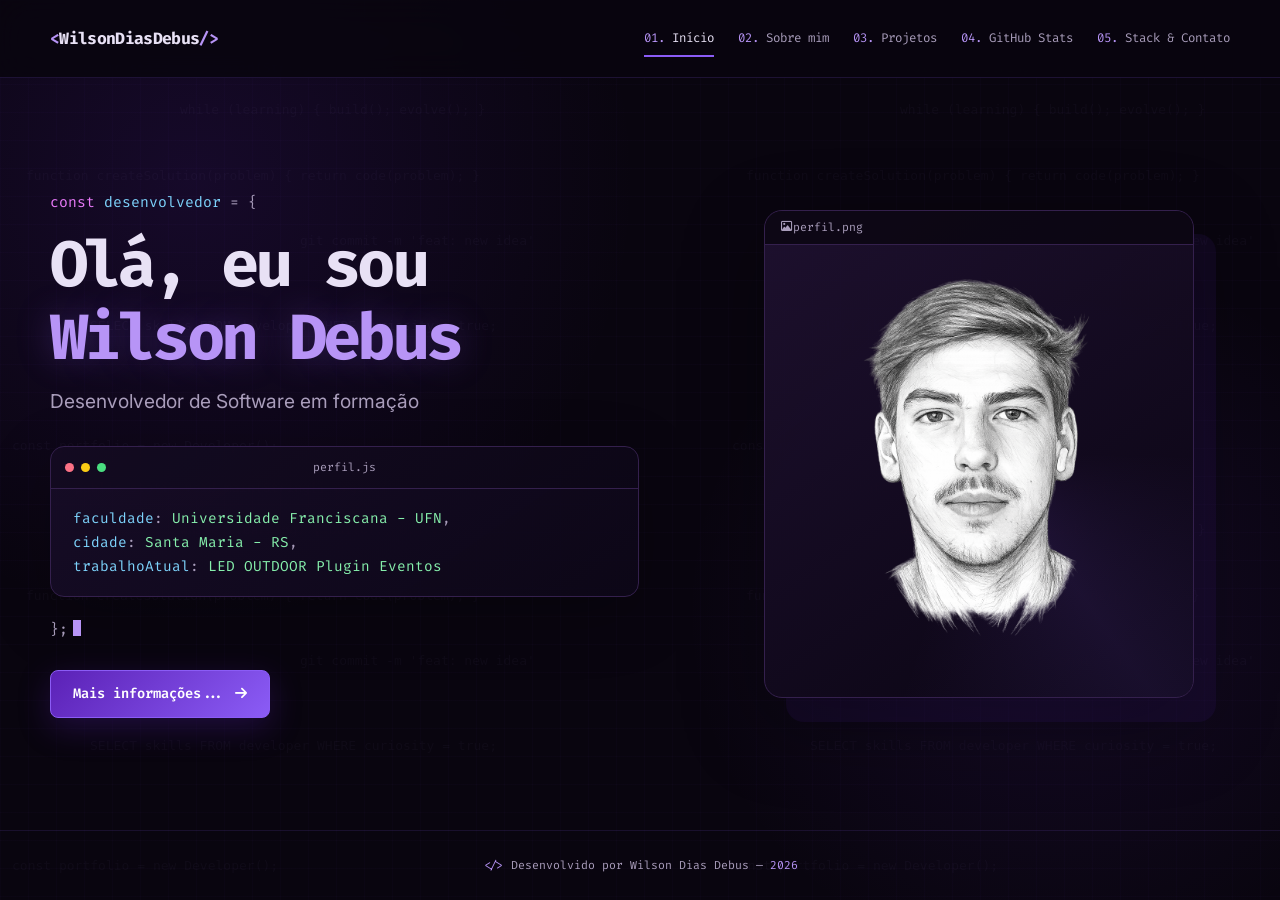
<file: index.html>
<!DOCTYPE html>
<html lang="pt-BR">
<head>
  <meta charset="UTF-8">
  <meta name="viewport" content="width=device-width, initial-scale=1.0">
  <meta name="description" content="Portfólio pessoal.">
  <title>Início | Wilson Debus</title>
  <link rel="preconnect" href="https://fonts.googleapis.com">
  <link rel="preconnect" href="https://fonts.gstatic.com" crossorigin>
  <link href="https://fonts.googleapis.com/css2?family=Fira+Code:wght@400;500;600;700&family=Inter:wght@400;500;600;700&display=swap" rel="stylesheet">
  <link rel="stylesheet" href="https://cdnjs.cloudflare.com/ajax/libs/font-awesome/6.7.2/css/all.min.css">
  <link rel="stylesheet" href="assets/css/style.css">
  <script src="assets/js/script.js" defer></script>
</head>
<body>
  <div class="background-code" aria-hidden="true"></div>

  <header class="site-header">
    <a class="logo" href="index.html" aria-label="Ir para o início">
      <span class="logo-bracket">&lt;</span>WilsonDiasDebus<span class="logo-bracket">/&gt;</span>
    </a>

    <button class="menu-toggle" type="button" aria-label="Abrir menu" aria-expanded="false">
      <i class="fa-solid fa-bars"></i>
    </button>

    <nav class="main-nav" aria-label="Navegação principal">
      <a class="nav-link active" href="index.html"><span>01.</span> Início</a>
      <a class="nav-link" href="sobre.html"><span>02.</span> Sobre mim</a>
      <a class="nav-link" href="projetos.html"><span>03.</span> Projetos</a>
      <a class="nav-link" href="github.html"><span>04.</span> GitHub Stats</a>
      <a class="nav-link" href="stack-contato.html"><span>05.</span> Stack & Contato</a>
    </nav>
  </header>

  <main class="home-page page-container">
    <section class="hero-section">
      <div class="hero-copy">
        <p class="code-line"><span class="keyword">const</span> <span class="variable">desenvolvedor</span> = {</p>
        <h1>Olá, eu sou <span>Wilson Debus</span></h1>
        <p class="hero-role">Desenvolvedor de Software em formação</p>

        <div class="personal-data code-window">
          <div class="window-bar">
            <div class="window-dots"><span></span><span></span><span></span></div>
            <p>perfil.js</p>
          </div>
          <div class="code-content">
            <p><span class="property">faculdade</span>: <span class="string">Universidade Franciscana - UFN</span>,</p>
            <p><span class="property">cidade</span>: <span class="string">Santa Maria - RS</span>,</p>
            <p><span class="property">trabalhoAtual</span>: <span class="string">LED OUTDOOR Plugin Eventos</span></p>
          </div>
        </div>

        <p class="code-line">};<span class="cursor" aria-hidden="true"></span></p>
        <a class="primary-button" href="sobre.html">Mais informações...<i class="fa-solid fa-arrow-right"></i></a>
      </div>

      <div class="hero-visual">
        <div class="profile-frame">
          <div class="editor-label"><i class="fa-regular fa-image"></i> perfil.png</div>
          <img src="assets/images/foto-portfolio.png" alt="Substitua esta imagem por uma foto pessoal em estilo desenho de lápis">
          <div class="image-overlay-code" aria-hidden="true">
          </div>
        </div>
      </div>
    </section>
  </main>

  <footer class="site-footer">
    <p><span>&lt;/&gt;</span> Desenvolvido por Wilson Dias Debus — <span id="current-year"></span></p>
  </footer>
</body>
</html>
</file>
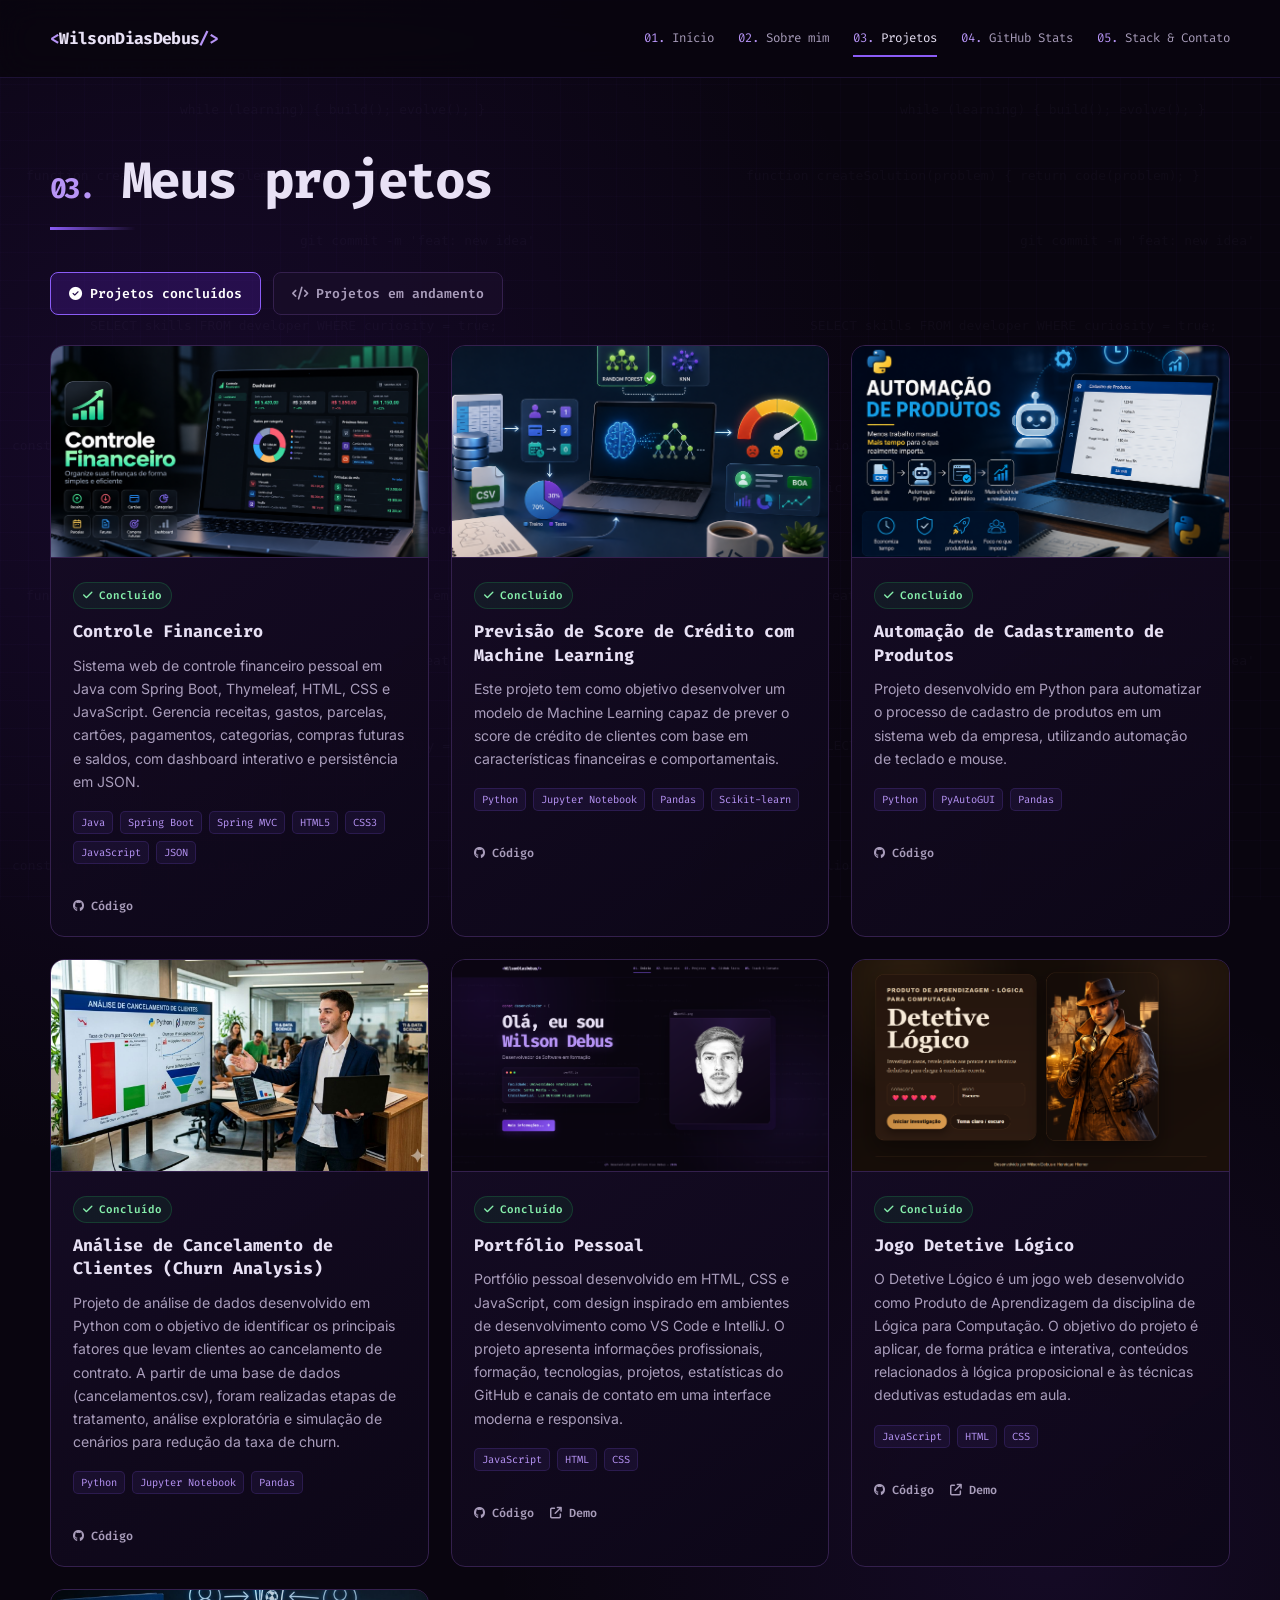
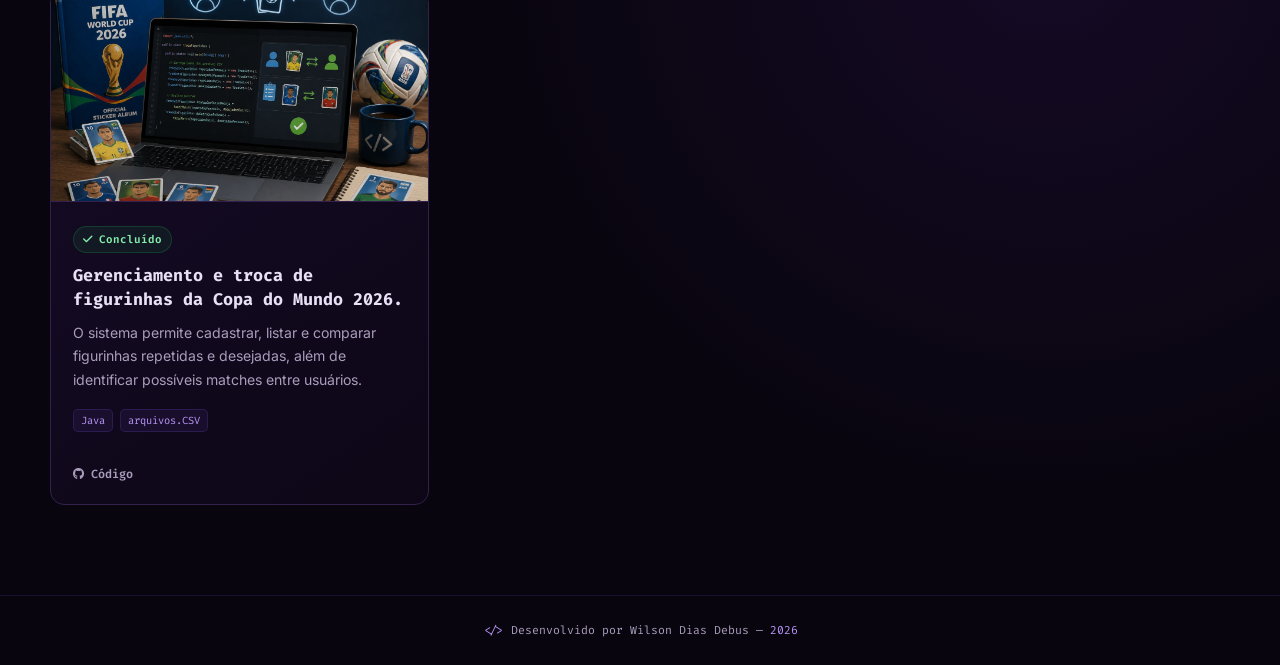
<file: projetos.html>
<!DOCTYPE html>
<html lang="pt-BR">
<head>
  <meta charset="UTF-8">
  <meta name="viewport" content="width=device-width, initial-scale=1.0">
  <meta name="description" content="Projetos concluídos e em desenvolvimento.">
  <title>Projetos | Wilson Debus</title>
  <link rel="preconnect" href="https://fonts.googleapis.com">
  <link rel="preconnect" href="https://fonts.gstatic.com" crossorigin>
  <link href="https://fonts.googleapis.com/css2?family=Fira+Code:wght@400;500;600;700&family=Inter:wght@400;500;600;700&display=swap" rel="stylesheet">
  <link rel="stylesheet" href="https://cdnjs.cloudflare.com/ajax/libs/font-awesome/6.7.2/css/all.min.css">
  <link rel="stylesheet" href="assets/css/style.css">
  <script src="assets/js/script.js" defer></script>
</head>
<body>
  <div class="background-code" aria-hidden="true"></div>
  <header class="site-header">
    <a class="logo" href="index.html"><span class="logo-bracket">&lt;</span>WilsonDiasDebus<span class="logo-bracket">/&gt;</span></a>
    <button class="menu-toggle" type="button" aria-label="Abrir menu" aria-expanded="false"><i class="fa-solid fa-bars"></i></button>
    <nav class="main-nav" aria-label="Navegação principal">
      <a class="nav-link" href="index.html"><span>01.</span> Início</a>
      <a class="nav-link" href="sobre.html"><span>02.</span> Sobre mim</a>
      <a class="nav-link active" href="projetos.html"><span>03.</span> Projetos</a>
      <a class="nav-link" href="github.html"><span>04.</span> GitHub Stats</a>
      <a class="nav-link" href="stack-contato.html"><span>05.</span> Stack & Contato</a>
    </nav>
  </header>

  <main class="page-container internal-page">
    <section class="section-heading">
      <h1><span>03.</span> Meus projetos</h1>
      <div class="heading-line"></div>
    </section>

    <div class="project-tabs" role="tablist" aria-label="Categorias de projetos">
      <button class="tab-button active" type="button" data-project-tab="concluidos" role="tab" aria-selected="true">
        <i class="fa-solid fa-circle-check"></i> Projetos concluídos
      </button>
      <button class="tab-button" type="button" data-project-tab="andamento" role="tab" aria-selected="false">
        <i class="fa-solid fa-code"></i> Projetos em andamento
      </button>
    </div>

    <section class="projects-grid tab-content active" id="concluidos" data-project-content="concluidos">

      <article class="project-card">
        <div class="project-image"><img src="assets/images/projetos/ControleFinanceiro.png" alt="Imagem do projeto"></div>
        <div class="project-body">
          <div class="project-status finished"><i class="fa-solid fa-check"></i> Concluído</div>
          <h2>Controle Financeiro</h2>
          <p>Sistema web de controle financeiro pessoal em Java com Spring Boot, Thymeleaf, HTML, CSS e JavaScript. Gerencia receitas, gastos, parcelas, cartões, pagamentos, categorias, compras futuras e saldos, com dashboard interativo e persistência em JSON.</p>
          <div class="project-tech"><span>Java</span><span>Spring Boot</span><span>Spring MVC</span><span>HTML5</span><span>CSS3</span><span>JavaScript</span><span>JSON</span></div>
          <div class="project-links">
            <a href="https://github.com/wilsondebus/controle-financeiro"><i class="fa-brands fa-github"></i> Código</a>
          </div>
        </div>
      </article>

      <article class="project-card">
        <div class="project-image"><img src="assets/images/projetos/ScoreCredito.png" alt="Imagem do projeto"></div>
        <div class="project-body">
          <div class="project-status finished"><i class="fa-solid fa-check"></i> Concluído</div>
          <h2>Previsão de Score de Crédito com Machine Learning</h2>
          <p>Este projeto tem como objetivo desenvolver um modelo de Machine Learning capaz de prever o score de crédito de clientes com base em características financeiras e comportamentais.</p>
          <div class="project-tech"><span>Python</span><span>Jupyter Notebook</span><span>Pandas</span><span>Scikit-learn</span></div>
          <div class="project-links">
            <a href="https://github.com/wilsondebus/Projeto-Previsao-IA" aria-label="Abrir repositório do projeto"><i class="fa-brands fa-github"></i> Código</a>
          </div>
        </div>
      </article>

      <article class="project-card">
        <div class="project-image"><img src="assets/images/projetos/ProjetoAutomacaoProdutos.png" alt="Imagem do projeto"></div>
        <div class="project-body">
          <div class="project-status finished"><i class="fa-solid fa-check"></i> Concluído</div>
          <h2>Automação de Cadastramento de Produtos</h2>
          <p>Projeto desenvolvido em Python para automatizar o processo de cadastro de produtos em um sistema web da empresa, utilizando automação de teclado e mouse.</p>
          <div class="project-tech"><span>Python</span><span>PyAutoGUI</span><span>Pandas</span></div>
          <div class="project-links">
            <a href="https://github.com/wilsondebus/Automacao-Cadastramento-Produtos"><i class="fa-brands fa-github"></i> Código</a>
          </div>
        </div>
      </article>

      <article class="project-card">
        <div class="project-image"><img src="assets/images/projetos/CancelamentosClientes.jpg" alt="Imagem do projeto"></div>
        <div class="project-body">
          <div class="project-status finished"><i class="fa-solid fa-check"></i> Concluído</div>
          <h2>Análise de Cancelamento de Clientes (Churn Analysis)</h2>
          <p>Projeto de análise de dados desenvolvido em Python com o objetivo de identificar os principais fatores que levam clientes ao cancelamento de contrato.
            A partir de uma base de dados (cancelamentos.csv), foram realizadas etapas de tratamento, análise exploratória e simulação de cenários para redução da taxa de churn.</p>
          <div class="project-tech"><span>Python</span><span>Jupyter Notebook</span><span>Pandas</span></div>
          <div class="project-links">
            <a href="https://github.com/wilsondebus/Analise-de-Dados"><i class="fa-brands fa-github"></i> Código</a>
          </div>
        </div>
      </article>

      <article class="project-card">
        <div class="project-image"><img src="assets/images/projetos/Portfolio.png" alt="Imagem do projeto"></div>
        <div class="project-body">
          <div class="project-status finished"><i class="fa-solid fa-check"></i> Concluído</div>
          <h2>Portfólio Pessoal</h2>
          <p>Portfólio pessoal desenvolvido em HTML, CSS e JavaScript, com design inspirado em ambientes de desenvolvimento como VS Code e IntelliJ. O projeto apresenta informações profissionais, formação, tecnologias, projetos, estatísticas do GitHub e canais de contato em uma interface moderna e responsiva.</p>
          <div class="project-tech"><span>JavaScript</span><span>HTML</span><span>CSS</span></div>
          <div class="project-links">
            <a href="https://github.com/wilsondebus/Portfolio"><i class="fa-brands fa-github"></i> Código</a>
            <a href="https://wilsondebus.github.io/Portfolio/"><i class="fa-solid fa-arrow-up-right-from-square"></i> Demo</a>
          </div>
        </div>
      </article>

      <article class="project-card">
        <div class="project-image"><img src="assets/images/projetos/JogoDetetive.png" alt="Imagem do projeto"></div>
        <div class="project-body">
          <div class="project-status finished"><i class="fa-solid fa-check"></i> Concluído</div>
          <h2>Jogo Detetive Lógico</h2>
          <p>O Detetive Lógico é um jogo web desenvolvido como Produto de Aprendizagem da disciplina de Lógica para Computação. O objetivo do projeto é aplicar, de forma prática e interativa, conteúdos relacionados à lógica proposicional e às técnicas dedutivas estudadas em aula.</p>
          <div class="project-tech"><span>JavaScript</span><span>HTML</span><span>CSS</span></div>
          <div class="project-links">
            <a href="https://github.com/wilsondebus/Jogo-Detetive-TecnicasDeducao"><i class="fa-brands fa-github"></i> Código</a>
            <a href="https://wilsondebus.github.io/Jogo-Detetive-TecnicasDeducao/"><i class="fa-solid fa-arrow-up-right-from-square"></i> Demo</a>
          </div>
        </div>
      </article>

        <article class="project-card">
        <div class="project-image"><img src="assets/images/projetos/Figurinhas.jpg" alt="Imagem do projeto"></div>
        <div class="project-body">
          <div class="project-status finished"><i class="fa-solid fa-check"></i> Concluído</div>
          <h2>Gerenciamento e troca de figurinhas da Copa do Mundo 2026.</h2>
          <p>O sistema permite cadastrar, listar e comparar figurinhas repetidas e desejadas, além de identificar possíveis matches entre usuários.</p>
          <div class="project-tech"><span>Java</span><span>arquivos.CSV</span></div>
          <div class="project-links">
            <a href="https://github.com/wilsondebus/Estrutura-De-Dados/tree/main/Aula%2014/Troca%20de%20Figurinhas"><i class="fa-brands fa-github"></i> Código</a>
          </div>
        </div>
      </article>
    </section>

    <section class="projects-grid tab-content" id="andamento" data-project-content="andamento" hidden>

      <article class="project-card">
        <div class="project-image"><img src="assets/images/projetos/PlataformaHorariosEsportivos.png" alt="Imagem do projeto em andamento"></div>
        <div class="project-body">
          <div class="project-status building"><i class="fa-solid fa-spinner"></i> Em desenvolvimento</div>
          <h2>Sistema de gerenciamento de horários esportivos</h2>
          <p>Plataforma web para conectar jogadores de futebol a partidas com vagas disponíveis. Permite criar e buscar jogos de futsal, society e campo, escolher posições, visualizar a formação dos times em uma quadra interativa, gerenciar solicitações de entrada e encontrar adversários para horários já reservados.</p>
          <div class="project-tech"><span>Java</span><span>Spring Boot</span><span>PostgreeSQL</span><span>HTML</span><span>CSS</span></div>
          <div class="project-progress" aria-label="Progresso estimado do projeto">
            <div class="progress-label"><span>Progresso</span><span>[10%]</span></div>
            <div class="progress-track"><span style="width: 10%"></span></div>
          </div>
          <div class="project-links"><a href="https://github.com/wilsondebus/gerenciamento-horarios-esportivos"><i class="fa-brands fa-github"></i> Repositório</a></div>
        </div>
      </article>

      <article class="project-card">
        <div class="project-image"><img src="assets/images/projetos/projetosAndamento.png" alt="Imagem do projeto em andamento"></div>
        <div class="project-body">
          <div class="project-status building"><i class="fa-solid fa-spinner"></i> Em desenvolvimento</div>
          <h2>Sistema para LED OUTDOOR Plugin Eventos</h2>
          <p>Projeto em desenvolvimento para gerenciar as operações da Plugin Eventos, reunindo controle de estoque, vendas, locações, clientes, fornecedores e movimentações de equipamentos. O sistema também permitirá acompanhar a saída e a devolução dos itens utilizados em eventos, facilitando a conferência dos equipamentos e a organização das atividades da empresa.</p>
          <div class="project-tech"><span>Java</span><span>Spring Boot</span><span>PostgreeSQL</span><span>HTML</span><span>CSS</span></div>
          <div class="project-progress" aria-label="Progresso estimado do projeto">
            <div class="progress-label"><span>Progresso</span><span>[20%]</span></div>
            <div class="progress-track"><span style="width: 20%"></span></div>
          </div>
          <div class="project-links"><a href="https://github.com/wilsondebus/Led-Outdoor-Plugin-Eventos"><i class="fa-brands fa-github"></i> Repositório</a></div>
        </div>
      </article>

      <article class="project-card">
        <div class="project-image"><img src="assets/images/projetos/projetosAndamento.png" alt="Imagem do projeto em andamento"></div>
        <div class="project-body">
          <div class="project-status building"><i class="fa-solid fa-spinner"></i> Em desenvolvimento</div>
          <h2>Front-End do Sistema Gerenciador de Figurinhas</h2>
          <p>Integrar o Sistema Gerenciador de figurinhas da Copa de 2026 com um front-end</p>
          <div class="project-tech"><span>JavaScript</span><span>HTML</span><span>CSS</span></div>
          <div class="project-progress">
            <div class="progress-label"><span>Progresso</span><span>[05%]</span></div>
            <div class="progress-track"><span style="width: 05%"></span></div>
          </div>
          <div class="project-links"><a href="#"><i class="fa-brands fa-github"></i> Repositório</a></div>
        </div>
      </article>
    </section>
  </main>

  <footer class="site-footer"><p><span>&lt;/&gt;</span> Desenvolvido por Wilson Dias Debus — <span id="current-year"></span></p></footer>
</body>
</html>
</file>
<file: assets/css/style.css>
:root {
  --background: #09050f;
  --background-alt: #0d0718;
  --surface: rgba(24, 13, 40, 0.88);
  --surface-strong: #180d28;
  --border: #34204d;
  --border-hover: #7c3aed;
  --primary: #8b5cf6;
  --primary-light: #b794f6;
  --primary-dark: #5b21b6;
  --pink: #e879f9;
  --blue: #7dd3fc;
  --green: #86efac;
  --yellow: #fde68a;
  --text: #e8e1f5;
  --text-muted: #a99dbb;
  --danger: #fb7185;
  --max-width: 1180px;
  --header-height: 78px;
  --font-code: "Fira Code", monospace;
  --font-body: "Inter", sans-serif;
}

* { margin: 0; padding: 0; box-sizing: border-box; }
html { scroll-behavior: smooth; }
body {
  min-height: 100vh;
  background:
    radial-gradient(circle at 15% 20%, rgba(91, 33, 182, 0.16), transparent 34%),
    radial-gradient(circle at 82% 68%, rgba(124, 58, 237, 0.10), transparent 30%),
    var(--background);
  color: var(--text);
  font-family: var(--font-body);
  line-height: 1.65;
  overflow-x: hidden;
}
body::before {
  content: "";
  position: fixed;
  inset: 0;
  z-index: -2;
  background-image:
    linear-gradient(rgba(139, 92, 246, 0.025) 1px, transparent 1px),
    linear-gradient(90deg, rgba(139, 92, 246, 0.025) 1px, transparent 1px);
  background-size: 28px 28px;
}
.background-code {
  position: fixed;
  inset: 0;
  z-index: -1;
  opacity: 0.035;
  pointer-events: none;
  background-image: url("data:image/svg+xml,%3Csvg xmlns='http://www.w3.org/2000/svg' width='720' height='420' viewBox='0 0 720 420'%3E%3Ctext x='12' y='30' fill='%23c4b5fd' font-family='monospace' font-size='13'%3Econst portfolio = new Developer();%3C/text%3E%3Ctext x='75' y='72' fill='%23c4b5fd' font-family='monospace' font-size='13'%3Epublic static void main(String[] args) %7B%3C/text%3E%3Ctext x='180' y='114' fill='%23c4b5fd' font-family='monospace' font-size='13'%3Ewhile (learning) %7B build(); evolve(); %7D%3C/text%3E%3Ctext x='26' y='180' fill='%23c4b5fd' font-family='monospace' font-size='13'%3Efunction createSolution(problem) %7B return code(problem); %7D%3C/text%3E%3Ctext x='300' y='245' fill='%23c4b5fd' font-family='monospace' font-size='13'%3Egit commit -m 'feat: new idea'%3C/text%3E%3Ctext x='90' y='330' fill='%23c4b5fd' font-family='monospace' font-size='13'%3ESELECT skills FROM developer WHERE curiosity = true;%3C/text%3E%3C/svg%3E");
  background-repeat: repeat;
}
a { color: inherit; }
img { display: block; max-width: 100%; }
button { font: inherit; }
code { color: var(--pink); font-family: var(--font-code); }

.site-header {
  width: 100%;
  height: var(--header-height);
  padding: 0 max(24px, calc((100vw - var(--max-width)) / 2));
  display: flex;
  align-items: center;
  justify-content: space-between;
  position: sticky;
  top: 0;
  z-index: 50;
  background: rgba(9, 5, 15, 0.86);
  backdrop-filter: blur(16px);
  border-bottom: 1px solid rgba(139, 92, 246, 0.16);
}
.logo {
  font-family: var(--font-code);
  color: var(--text);
  font-size: 1.03rem;
  font-weight: 700;
  text-decoration: none;
  letter-spacing: -0.04em;
}
.logo-bracket { color: var(--primary-light); }
.main-nav { display: flex; align-items: center; gap: 24px; }
.nav-link {
  font-family: var(--font-code);
  font-size: 0.78rem;
  color: var(--text-muted);
  text-decoration: none;
  padding: 12px 0;
  position: relative;
  transition: color 0.25s ease;
}
.nav-link span { color: var(--primary-light); }
.nav-link::after {
  content: "";
  position: absolute;
  left: 0;
  bottom: 4px;
  width: 0;
  height: 2px;
  background: var(--primary);
  transition: width 0.25s ease;
}
.nav-link:hover, .nav-link.active { color: var(--text); }
.nav-link:hover::after, .nav-link.active::after { width: 100%; }
.menu-toggle {
  display: none;
  width: 42px;
  height: 42px;
  border: 1px solid var(--border);
  border-radius: 8px;
  background: var(--surface);
  color: var(--primary-light);
  cursor: pointer;
}

.page-container { width: min(calc(100% - 48px), var(--max-width)); margin: 0 auto; }
.home-page { min-height: calc(100vh - var(--header-height) - 70px); display: flex; align-items: center; }
.hero-section {
  width: 100%;
  display: grid;
  grid-template-columns: minmax(0, 1.08fr) minmax(320px, 0.92fr);
  align-items: center;
  gap: clamp(44px, 7vw, 96px);
  padding: 72px 0;
}
.hero-copy h1 {
  font-family: var(--font-code);
  font-size: clamp(2.15rem, 5vw, 4.55rem);
  line-height: 1.14;
  letter-spacing: -0.06em;
  margin: 14px 0 12px;
}
.hero-copy h1 span {
  color: var(--primary-light);
  text-shadow: 0 0 35px rgba(139, 92, 246, 0.28);
}
.hero-role { color: var(--text-muted); font-size: clamp(1rem, 2vw, 1.2rem); margin-bottom: 28px; }
.code-line, .code-content, .comment, .helper-text, .section-heading > p, .subsection-title { font-family: var(--font-code); }
.code-line { color: var(--text-muted); font-size: 0.92rem; }
.keyword { color: var(--pink); }
.variable, .class-name { color: var(--blue); }
.property { color: var(--blue); }
.string { color: var(--green); }
.comment { color: #7d718c; font-size: 0.85rem; }
.cursor { display: inline-block; width: 8px; height: 1.1em; background: var(--primary-light); margin-left: 5px; vertical-align: -2px; animation: blink 1s step-end infinite; }
@keyframes blink { 50% { opacity: 0; } }

.code-window, .content-panel, .stat-card {
  background: linear-gradient(145deg, rgba(24, 13, 40, 0.92), rgba(13, 7, 24, 0.94));
  border: 1px solid var(--border);
  border-radius: 14px;
  box-shadow: 0 18px 65px rgba(0, 0, 0, 0.22);
}
.personal-data { margin: 26px 0 20px; overflow: hidden; }
.window-bar {
  min-height: 42px;
  padding: 0 14px;
  display: flex;
  align-items: center;
  justify-content: center;
  border-bottom: 1px solid var(--border);
  position: relative;
  background: rgba(0, 0, 0, 0.13);
}
.window-bar p { color: var(--text-muted); font: 0.72rem var(--font-code); }
.window-dots { position: absolute; left: 14px; display: flex; gap: 7px; }
.window-dots span { width: 9px; height: 9px; border-radius: 50%; background: #fb7185; }
.window-dots span:nth-child(2) { background: #facc15; }
.window-dots span:nth-child(3) { background: #4ade80; }
.code-content { padding: 18px 22px; color: var(--text-muted); font-size: clamp(0.75rem, 1.6vw, 0.9rem); overflow-x: auto; }
.code-content p { white-space: nowrap; }

.primary-button, .resume-button {
  min-height: 48px;
  display: inline-flex;
  align-items: center;
  justify-content: center;
  gap: 10px;
  margin-top: 28px;
  padding: 0 22px;
  border: 1px solid var(--primary);
  border-radius: 8px;
  background: linear-gradient(135deg, var(--primary-dark), var(--primary));
  color: white;
  font-family: var(--font-code);
  font-weight: 600;
  font-size: 0.86rem;
  text-decoration: none;
  box-shadow: 0 10px 32px rgba(91, 33, 182, 0.28);
  transition: transform 0.25s ease, box-shadow 0.25s ease, filter 0.25s ease;
}
.primary-button:hover, .resume-button:hover { transform: translateY(-3px); filter: brightness(1.1); box-shadow: 0 14px 40px rgba(124, 58, 237, 0.38); }

.hero-visual { display: flex; justify-content: center; }
.profile-frame {
  width: min(100%, 430px);
  aspect-ratio: 0.88;
  position: relative;
  padding: 34px 16px 16px;
  border: 1px solid var(--border);
  border-radius: 18px;
  background: linear-gradient(145deg, rgba(31, 17, 49, 0.94), rgba(10, 5, 17, 0.96));
  box-shadow: 22px 24px 0 rgba(91, 33, 182, 0.09), 0 26px 80px rgba(0, 0, 0, 0.34);
  overflow: hidden;
}
.profile-frame::before {
  content: "";
  position: absolute;
  inset: -40%;
  background: conic-gradient(from 90deg, transparent, rgba(139, 92, 246, 0.11), transparent 30%);
  animation: rotateGlow 11s linear infinite;
}
@keyframes rotateGlow { to { transform: rotate(360deg); } }
.editor-label {
  position: absolute;
  z-index: 3;
  top: 0;
  left: 0;
  right: 0;
  height: 34px;
  display: flex;
  align-items: center;
  padding-left: 16px;
  color: var(--text-muted);
  background: rgba(10, 5, 17, 0.82);
  border-bottom: 1px solid var(--border);
  font: 0.72rem var(--font-code);
}
.profile-frame img { width: 100%; height: 100%; object-fit: cover; border-radius: 10px; position: relative; z-index: 1; filter: grayscale(0.7) contrast(1.06); }
.image-overlay-code {
  position: absolute;
  z-index: 2;
  left: 34px;
  right: 26px;
  bottom: 32px;
  display: flex;
  flex-direction: column;
  color: rgba(232, 225, 245, 0.54);
  font: clamp(0.56rem, 1.4vw, 0.72rem)/1.8 var(--font-code);
  text-shadow: 0 1px 8px black;
}

.internal-page { min-height: calc(100vh - var(--header-height) - 70px); padding: 72px 0 90px; }
.section-heading { margin-bottom: 42px; }
.section-heading > p { color: var(--text-muted); font-size: 0.82rem; margin-bottom: 8px; }
.section-heading h1 { font: 700 clamp(2rem, 4vw, 3.3rem)/1.2 var(--font-code); letter-spacing: -0.05em; }
.section-heading h1 span { color: var(--primary-light); font-size: 0.55em; }
.heading-line { width: 86px; height: 3px; margin-top: 16px; background: linear-gradient(90deg, var(--primary), transparent); }

.about-grid { display: grid; grid-template-columns: minmax(0, 1.15fr) minmax(300px, 0.85fr); gap: 28px; align-items: start; }
.content-panel { padding: clamp(24px, 4vw, 38px); }
.content-panel h2 { font: 700 1.35rem var(--font-code); margin: 10px 0 18px; }
.about-text > p:not(.comment):not(.helper-text) { color: var(--text-muted); margin-bottom: 16px; text-align: justify; line-height: 1.7; }
.resume-button { background: linear-gradient(135deg, #6d28d9, #8b5cf6); }
.helper-text { margin-top: 12px; color: var(--text-muted); font-size: 0.73rem; }
.timeline-panel h2 i { color: var(--primary-light); }
.timeline { margin-top: 24px; padding-left: 22px; border-left: 1px solid var(--border); }
.timeline-item { position: relative; padding: 0 0 30px 18px; }
.timeline-item:last-child { padding-bottom: 0; }
.timeline-marker { position: absolute; left: -28px; top: 5px; width: 11px; height: 11px; border-radius: 50%; background: var(--primary); box-shadow: 0 0 0 5px rgba(139, 92, 246, 0.12); }
.timeline-date { color: var(--primary-light); font: 0.72rem var(--font-code); }
.timeline-item h3 { font: 600 0.98rem var(--font-code); margin: 5px 0; }
.timeline-item > p:last-child { color: var(--text-muted); font-size: 0.88rem; }

.project-tabs { display: flex; gap: 12px; margin-bottom: 30px; flex-wrap: wrap; }
.tab-button {
  padding: 12px 18px;
  border: 1px solid var(--border);
  border-radius: 8px;
  background: var(--surface);
  color: var(--text-muted);
  font: 600 0.82rem var(--font-code);
  cursor: pointer;
  transition: 0.25s ease;
}
.tab-button:hover, .tab-button.active { color: white; border-color: var(--primary); background: rgba(91, 33, 182, 0.28); }
.projects-grid { display: grid; grid-template-columns: repeat(3, minmax(0, 1fr)); gap: 22px; }
.tab-content[hidden] { display: none; }
.project-card {
  min-width: 0;
  border: 1px solid var(--border);
  border-radius: 14px;
  background: linear-gradient(145deg, rgba(24, 13, 40, 0.92), rgba(13, 7, 24, 0.95));
  overflow: hidden;
  transition: transform 0.28s ease, border-color 0.28s ease, box-shadow 0.28s ease;
}
.project-card:hover { transform: translateY(-7px); border-color: var(--border-hover); box-shadow: 0 18px 50px rgba(0, 0, 0, 0.28); }
.project-image { aspect-ratio: 16 / 9; overflow: hidden; border-bottom: 1px solid var(--border); background: #10081c; }
.project-image img { width: 100%; height: 100%; object-fit: cover; transition: transform 0.4s ease; }
.project-card:hover .project-image img { transform: scale(1.035); }
.project-body { padding: 22px; }
.project-body h2 { font: 700 1.05rem/1.4 var(--font-code); margin: 11px 0 10px; }
.project-body > p { color: var(--text-muted); font-size: 0.88rem; min-height: 70px; }
.project-status { display: inline-flex; align-items: center; gap: 6px; font: 600 0.68rem var(--font-code); border-radius: 999px; padding: 5px 9px; }
.project-status.finished { color: var(--green); background: rgba(34, 197, 94, 0.08); border: 1px solid rgba(34, 197, 94, 0.2); }
.project-status.building { color: var(--yellow); background: rgba(250, 204, 21, 0.07); border: 1px solid rgba(250, 204, 21, 0.18); }
.project-tech { display: flex; flex-wrap: wrap; gap: 7px; margin: 18px 0; }
.project-tech span { color: var(--primary-light); background: rgba(139, 92, 246, 0.08); border: 1px solid rgba(139, 92, 246, 0.17); border-radius: 5px; padding: 4px 7px; font: 0.65rem var(--font-code); }
.project-links { display: flex; align-items: center; gap: 16px; border-top: none solid var(--border); padding-top: 16px; }
.project-links a { color: var(--text-muted); font: 600 0.74rem var(--font-code); text-decoration: none; transition: color 0.2s; }
.project-links a:hover { color: var(--primary-light); }
.project-progress { margin: 18px 0; }
.progress-label { display: flex; justify-content: space-between; color: var(--text-muted); font: 0.68rem var(--font-code); margin-bottom: 7px; }
.progress-track { height: 6px; overflow: hidden; border-radius: 99px; background: #0a0511; }
.progress-track span { display: block; height: 100%; border-radius: inherit; background: linear-gradient(90deg, var(--primary-dark), var(--primary-light)); }

.github-intro { display: flex; justify-content: space-between; align-items: center; gap: 24px; margin-bottom: 26px; }
.github-intro h2 { margin-top: 8px; }
.github-intro p:not(.comment) { color: var(--text-muted); max-width: 700px; }
.github-intro .primary-button { margin-top: 0; flex-shrink: 0; }
.stats-grid { display: grid; grid-template-columns: repeat(2, minmax(0, 1fr)); gap: 24px; }
.stat-card { padding: 22px; overflow: hidden; }
.stat-card h2, .contributions-panel h2 { font: 600 1rem var(--font-code); margin-bottom: 20px; }
.stat-card h2 i, .contributions-panel h2 i { color: var(--primary-light); }
.stat-card img { width: 100%; min-height: 180px; object-fit: contain; }
.contributions-panel { margin-top: 24px; margin-bottom: 24px; }
.contribution-scroll { overflow-x: auto; padding: 8px 0; }
.contribution-scroll img { width: 100%; min-width: 720px; filter: brightness(0.95); }

.stack-section { margin-bottom: 62px; }
.subsection-title { color: var(--text-muted); margin-bottom: 24px; }
.subsection-title h2 { color: var(--text); font: 700 clamp(1.35rem, 3vw, 2rem) var(--font-code); margin-left: 26px; }
.stack-grid { display: grid; grid-template-columns: repeat(6, minmax(0, 1fr)); gap: 14px; }
.tech-card {
  min-height: 132px;
  display: flex;
  flex-direction: column;
  align-items: center;
  justify-content: center;
  gap: 12px;
  border: 1px solid var(--border);
  border-radius: 12px;
  background: linear-gradient(145deg, rgba(24, 13, 40, 0.82), rgba(13, 7, 24, 0.9));
  transition: transform 0.25s ease, border-color 0.25s ease, background 0.25s ease;
}
.tech-card:hover { transform: translateY(-5px); border-color: var(--primary); background: rgba(91, 33, 182, 0.16); }
.tech-card i { font-size: 2.5rem; color: var(--primary-light); }
.tech-card span { font: 600 0.75rem var(--font-code); color: var(--text-muted); }
.contact-section { display: grid; grid-template-columns: 0.7fr 1.3fr; gap: 36px; align-items: start; }
.contact-copy > p:not(.comment) { color: var(--text-muted); }
.contact-grid { display: grid; grid-template-columns: repeat(2, minmax(0, 1fr)); gap: 12px; }
.contact-card {
  min-width: 0;
  display: flex;
  align-items: center;
  gap: 14px;
  padding: 16px;
  border: 1px solid var(--border);
  border-radius: 9px;
  text-decoration: none;
  background: rgba(9, 5, 15, 0.36);
  transition: transform 0.23s ease, border-color 0.23s ease, background 0.23s ease;
}
.contact-card:hover { transform: translateX(4px); border-color: var(--primary); background: rgba(91, 33, 182, 0.10); }
.contact-card > i { width: 28px; font-size: 1.35rem; color: var(--primary-light); text-align: center; }
.contact-card span { min-width: 0; display: flex; flex-direction: column; }
.contact-card strong { font: 600 0.8rem var(--font-code); }
.contact-card small { color: var(--text-muted); white-space: nowrap; overflow: hidden; text-overflow: ellipsis; }

.site-footer {
  min-height: 70px;
  display: flex;
  align-items: center;
  justify-content: center;
  padding: 18px 24px;
  border-top: 1px solid rgba(139, 92, 246, 0.13);
  color: var(--text-muted);
  font: 0.72rem var(--font-code);
  text-align: center;
}
.site-footer span { color: var(--primary-light); }

@media (max-width: 1050px) {
  .main-nav { gap: 15px; }
  .nav-link { font-size: 0.7rem; }
  .projects-grid { grid-template-columns: repeat(2, minmax(0, 1fr)); }
  .stack-grid { grid-template-columns: repeat(4, minmax(0, 1fr)); }
}

@media (max-width: 820px) {
  :root { --header-height: 68px; }
  .site-header { padding-inline: 24px; }
  .menu-toggle { display: inline-grid; place-items: center; }
  .main-nav {
    position: absolute;
    top: calc(100% + 1px);
    left: 16px;
    right: 16px;
    display: none;
    flex-direction: column;
    align-items: stretch;
    gap: 0;
    padding: 12px;
    border: 1px solid var(--border);
    border-radius: 12px;
    background: rgba(13, 7, 24, 0.98);
    box-shadow: 0 20px 55px rgba(0, 0, 0, 0.38);
  }
  .main-nav.open { display: flex; }
  .nav-link { padding: 12px; font-size: 0.79rem; }
  .nav-link::after { display: none; }
  .nav-link.active { background: rgba(91, 33, 182, 0.14); border-radius: 7px; }
  .hero-section { grid-template-columns: 1fr; padding: 50px 0 70px; }
  .hero-copy { order: 2; }
  .hero-visual { order: 1; }
  .profile-frame { width: min(100%, 390px); }
  .about-grid, .contact-section { grid-template-columns: 1fr; }
  .stats-grid { grid-template-columns: 1fr; }
  .github-intro { align-items: flex-start; flex-direction: column; }
  .stack-grid { grid-template-columns: repeat(3, minmax(0, 1fr)); }
}

@media (max-width: 590px) {
  .page-container { width: min(calc(100% - 30px), var(--max-width)); }
  .internal-page { padding-top: 50px; }
  .hero-copy h1 { font-size: clamp(2rem, 12vw, 3.25rem); }
  .code-content { padding-inline: 14px; }
  .projects-grid { grid-template-columns: 1fr; }
  .project-tabs { flex-direction: column; }
  .tab-button { width: 100%; }
  .stack-grid { grid-template-columns: repeat(2, minmax(0, 1fr)); }
  .contact-grid { grid-template-columns: 1fr; }
  .content-panel { padding: 22px; }
  .profile-frame { aspect-ratio: 0.92; }
}

@media (prefers-reduced-motion: reduce) {
  *, *::before, *::after { scroll-behavior: auto !important; animation-duration: 0.01ms !important; animation-iteration-count: 1 !important; transition-duration: 0.01ms !important; }
}

/* Página Sobre mim — navegação interna */
.about-tabs { width: 100%; }
.about-tab-list {
  display: flex;
  gap: 12px;
  margin-bottom: 26px;
  padding: 8px;
  border: 1px solid var(--border);
  border-radius: 14px;
  background: rgba(15, 8, 26, 0.82);
  width: fit-content;
  max-width: 100%;
}
.about-tab-button {
  display: inline-flex;
  align-items: center;
  justify-content: center;
  gap: 9px;
  min-height: 44px;
  padding: 11px 18px;
  border: 1px solid transparent;
  border-radius: 9px;
  background: transparent;
  color: var(--text-muted);
  font: 600 0.8rem var(--font-code);
  cursor: pointer;
  transition: 0.25s ease;
}
.about-tab-button:hover { color: white; background: rgba(139, 92, 246, 0.08); }
.about-tab-button.active {
  color: white;
  border-color: rgba(139, 92, 246, 0.45);
  background: linear-gradient(135deg, rgba(91, 33, 182, 0.42), rgba(139, 92, 246, 0.16));
  box-shadow: 0 8px 24px rgba(0, 0, 0, 0.2);
}
.about-tab-button i { color: var(--primary-light); }
.about-tab-content[hidden] { display: none; }
.about-tab-content { animation: aboutFade 0.28s ease; }
@keyframes aboutFade { from { opacity: 0; transform: translateY(7px); } to { opacity: 1; transform: none; } }

.about-profile-header, .panel-heading-row {
  display: flex;
  align-items: flex-start;
  justify-content: space-between;
  gap: 24px;
  margin-bottom: 26px;
}
.about-profile-header h2, .panel-heading-row h2 { margin-bottom: 0; }
.about-status {
  display: inline-flex;
  align-items: center;
  gap: 8px;
  padding: 8px 11px;
  border: 1px solid rgba(34, 197, 94, 0.24);
  border-radius: 999px;
  color: var(--green);
  background: rgba(34, 197, 94, 0.07);
  font: 600 0.68rem var(--font-code);
  white-space: nowrap;
}
.about-status span { width: 7px; height: 7px; border-radius: 50%; background: currentColor; box-shadow: 0 0 0 4px rgba(34, 197, 94, 0.1); }
.about-summary-grid { display: grid; grid-template-columns: minmax(0, 1.4fr) minmax(260px, 0.6fr); gap: 34px; align-items: start; }
.about-text p { color: var(--text-muted); margin-bottom: 17px; text-align: justify; line-height: 1.75; }
.about-highlights { display: grid; gap: 12px; }
.highlight-card {
  display: flex;
  align-items: center;
  gap: 13px;
  padding: 15px;
  border: 1px solid var(--border);
  border-radius: 10px;
  background: rgba(10, 5, 17, 0.48);
}
.highlight-card > i { width: 28px; color: var(--primary-light); font-size: 1.1rem; text-align: center; }
.highlight-card div { display: flex; flex-direction: column; gap: 3px; }
.highlight-card strong { font: 600 0.72rem var(--font-code); }
.highlight-card span { color: var(--text-muted); font-size: 0.78rem; }
.about-profile-panel .resume-button { margin-top: 12px; }
.panel-description { max-width: 470px; color: var(--text-muted); font-size: 0.8rem; line-height: 1.6; text-align: right; }

/* Certificações */
.certificates-grid {
  display: grid;
  grid-template-columns: repeat(3, minmax(0, 1fr));
  justify-content: center;
  gap: 20px;
  width: 100%;
}
.certificate-card {
  width: 100%;
  min-width: 0;
  max-width: 280px;
  overflow: hidden;
  border: 1px solid var(--border);
  border-radius: 13px;
  background: linear-gradient(
    145deg,
    rgba(24, 13, 40, 0.92),
    rgba(13, 7, 24, 0.95)
  );
  transition: transform 0.25s ease, border-color 0.25s ease;
}
.certificate-card:hover {
  transform: translateY(-5px);
  border-color: var(--border-hover);
}
.certificate-image {
  display: block;
  width: 100%;
  height: 160px;
  padding: 0;
  border: 0;
  border-bottom: 1px solid var(--border);
  background: #0d0718;
  cursor: zoom-in;
  overflow: hidden;
}
.certificate-image img {
  width: 100%;
  height: 100%;
  object-fit: contain;
  display: block;
}
.certificate-card:hover .certificate-image img { transform: scale(1.025); }
.certificate-body { padding: 19px; }
.certificate-institution { display: inline-flex; padding: 4px 8px; border: 1px solid rgba(139, 92, 246, 0.22); border-radius: 5px; color: var(--primary-light); background: rgba(139, 92, 246, 0.08); font: 600 0.64rem var(--font-code); }
.certificate-body h3 { margin: 12px 0 14px; min-height: 44px; font: 600 0.92rem/1.45 var(--font-code); }
.certificate-body p { color: var(--text-muted); font-size: 0.76rem; }
.certificate-body p i { margin-right: 5px; color: var(--primary-light); }
.certificate-card-add { min-height: 315px; border-style: dashed; }
.certificate-add-content { height: 100%; min-height: inherit; display: flex; flex-direction: column; align-items: center; justify-content: center; padding: 28px; text-align: center; }
.certificate-add-content > i { display: grid; place-items: center; width: 46px; height: 46px; margin-bottom: 15px; border: 1px solid var(--border); border-radius: 50%; color: var(--primary-light); }
.certificate-add-content h3 { font: 600 0.9rem var(--font-code); }
.certificate-add-content p { margin-top: 8px; color: var(--text-muted); font-size: 0.75rem; line-height: 1.55; }
.certificate-modal { position: fixed; inset: 0; z-index: 1000; display: none; place-items: center; padding: 30px; background: rgba(3, 2, 7, 0.9); backdrop-filter: blur(8px); }
.certificate-modal.open { display: grid; }
.certificate-modal img { max-width: min(1100px, 94vw); max-height: 88vh; border: 1px solid var(--border-hover); border-radius: 12px; box-shadow: 0 30px 90px rgba(0,0,0,.55); }
.certificate-modal-close { position: fixed; top: 22px; right: 25px; display: grid; place-items: center; width: 43px; height: 43px; border: 1px solid var(--border); border-radius: 50%; background: var(--surface); color: white; cursor: pointer; font-size: 1.1rem; }

/* Linha do tempo profissional interativa */
.timeline-workspace { display: grid; grid-template-columns: minmax(300px, 0.72fr) minmax(0, 1.28fr); gap: 24px; align-items: stretch; }
.timeline-instruction { margin: -6px 0 24px; color: var(--text-muted); font-size: 0.73rem; }
.timeline-instruction i { color: var(--primary-light); margin-right: 5px; }
.career-timeline { position: relative; display: grid; gap: 10px; margin-top: 14px; padding-left: 24px; }
.career-timeline::before { content: ""; position: absolute; top: 11px; bottom: 11px; left: 6px; width: 1px; background: var(--border); }
.career-item {
  position: relative;
  display: flex;
  flex-direction: column;
  align-items: flex-start;
  width: 100%;
  padding: 15px 16px;
  border: 1px solid transparent;
  border-radius: 10px;
  background: transparent;
  color: inherit;
  text-align: left;
  cursor: pointer;
  transition: 0.23s ease;
}
.career-item:hover { background: rgba(139, 92, 246, 0.07); }
.career-item.active { border-color: rgba(139, 92, 246, 0.36); background: rgba(91, 33, 182, 0.18); }
.career-marker { position: absolute; left: -23px; top: 22px; width: 11px; height: 11px; border: 2px solid var(--primary-light); border-radius: 50%; background: #10081c; transition: 0.23s ease; }
.career-item.active .career-marker { background: var(--primary-light); box-shadow: 0 0 0 5px rgba(139, 92, 246, 0.11); }
.career-period { margin-bottom: 5px; color: var(--primary-light); font: 500 0.64rem var(--font-code); }
.career-item strong { font: 600 0.86rem/1.4 var(--font-code); }
.career-item small { margin-top: 4px; color: var(--text-muted); font-size: 0.72rem; }
.career-detail-panel { min-height: 500px; }
.career-detail[hidden] { display: none; }
.career-detail { animation: aboutFade 0.28s ease; }
.career-detail-tag { display: inline-flex; margin-bottom: 15px; padding: 5px 9px; border: 1px solid rgba(139, 92, 246, 0.22); border-radius: 999px; color: var(--primary-light); background: rgba(139, 92, 246, 0.08); font: 600 0.65rem var(--font-code); }
.career-detail h2 { margin: 0 0 5px; font-size: clamp(1.45rem, 3vw, 2rem); }
.career-detail h3 { margin-bottom: 22px; color: var(--primary-light); font: 500 0.82rem var(--font-code); }
.career-detail > p { color: var(--text-muted); line-height: 1.75; }
.career-detail ul { display: grid; gap: 10px; margin: 24px 0; padding: 0; list-style: none; }
.career-detail li { position: relative; padding-left: 22px; color: var(--text-muted); font-size: 0.86rem; line-height: 1.55; }
.career-detail li::before { content: ">"; position: absolute; left: 0; color: var(--primary-light); font: 600 0.8rem var(--font-code); }
.career-skills { display: flex; flex-wrap: wrap; gap: 8px; }
.career-skills span { padding: 5px 8px; border: 1px solid rgba(139, 92, 246, 0.18); border-radius: 5px; color: var(--primary-light); background: rgba(139, 92, 246, 0.07); font: 0.65rem var(--font-code); }

@media (max-width: 900px) {
  .about-summary-grid, .timeline-workspace { grid-template-columns: 1fr; }
  .certificates-grid { grid-template-columns: repeat(2, minmax(0, 1fr)); }
  .career-detail-panel { min-height: auto; }
}
@media (max-width: 620px) {
  .about-tab-list { width: 100%; flex-direction: column; }
  .about-tab-button { width: 100%; justify-content: flex-start; }
  .about-profile-header, .panel-heading-row { flex-direction: column; }
  .panel-description { text-align: left; }
  .certificates-grid { grid-template-columns: 1fr; }
  .certificate-card-add { min-height: 220px; }
}
</file>
